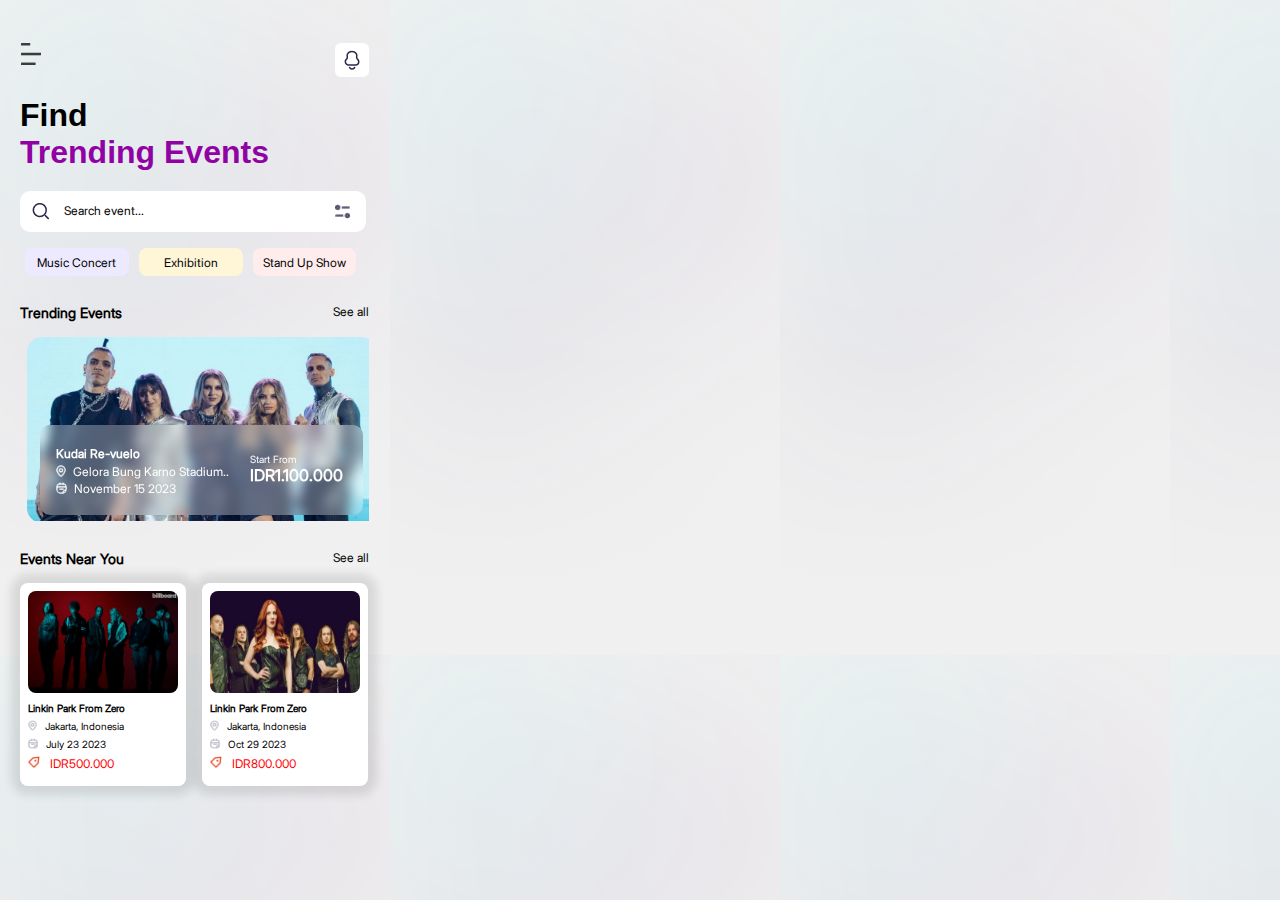
<file: index.html>
<!DOCTYPE html>
<html lang="en">
<head>
    <meta charset="UTF-8">
    <meta name="viewport" content="width=device-width, initial-scale=1.0">
    <link rel="stylesheet" href="css/styles.css">
    <title>Home</title>
</head>
<body>
    <header class="header_inicio">
        <div class="div_button_noti">
            <img class="img_menu" src="storage/img/menu.png">
            <img class="img_noti" src="storage/img/noti.png">
        </div>
        <h1>Find</h1>
        <h1 class="purple">Trending Events</h1>
        <nav class="nav_search">
            <div class="div_search">
                <div class="div_searchlupa">
                    <img src="storage/img/lupa.png">
                    <p>Search event...</p>
                </div>
                <img class="img_filter" src="storage/img/filter.png">
            </div>
            <div class="div_carrusel">
                <div class="carrusel_option"><p>Music Concert</p></div>
                <div class="carrusel_option"><p>Exhibition</p></div>
                <div class="carrusel_option"><p>Stand Up Show</p></div>
                <div class="carrusel_option"><p>Theater</p></div>
                <div class="carrusel_option"><p>Films</p></div>
            </div>
        </nav>
    </header>
    <section class="section_event">
        <div class="div_tittle_event">
            <h1>Trending Events</h1>
            <p>See all</p>
        </div>
        <div class="div_eventinfo">
            <div class="carrusel">
                <div class="carrusel_event">
                <a href="views/detail.html" class="a_link">
                        <div class="carrusel_eventinfo">
                            <div class="div_img">
                                <div class="div_imginfo">
                                    <h1>Kudai Re-vuelo</h1>
                                    <div class="div_location">
                                        <img src="storage/img/location.png">
                                        <p>Gelora Bung Karno Stadium..</p>
                                    </div>
                                    <div class="div_calender">
                                        <img src="storage/img/calender.png">
                                        <p>November 15 2023</p>
                                    </div>
                                </div>
                                <div class="div_imgkudai">
                                <p>Start From</p>
                                <h1>IDR1.100.000</h1>
                            </div>
                        </div>
                        <img src="storage/img/kudai.jpg">
                    </div>
                </a>
            </div>
            <div class="carrusel_event">
                        <div class="carrusel_eventinfo">
                            <div class="div_img">
                                <div class="div_imginfo">
                                    <h1>Linkin Park From Zero</h1>
                                    <div class="div_location">
                                        <img src="storage/img/location.png">
                                        <p>Jakarta, Indonesia</p>
                                    </div>
                                    <div class="div_calender">
                                        <img src="storage/img/calender.png">
                                        <p>July 23 2023</p>
                                    </div>
                                </div>
                                <div class="div_imgkudai">
                                <p>Start From</p>
                                <h1>IDR500.000</h1>
                            </div>
                        </div>
                        <img src="storage/img/linkinpark.jpg">
                    </div>
                </a>
            </div>
            <div class="carrusel_event">
                <div class="carrusel_eventinfo">
                    <div class="div_img">
                        <div class="div_imginfo">
                            <h1>EPICA Apocalyptica</h1>
                            <div class="div_location">
                                <img src="storage/img/location.png">
                                <p>Jakarta, Indonesia</p>
                            </div>
                            <div class="div_calender">
                                <img src="storage/img/calender.png">
                                <p>Oct 29 2023</p>
                            </div>
                        </div>
                        <div class="div_imgkudai">
                        <p>Start From</p>
                        <h1>IDR800.000</h1>
                    </div>
                </div>
                <img src="storage/img/epica.avif">
            </div>
        </a>
    </div>
    </section>
    <section class="section_event_near">
        <div class="div_section_event_tittle">
            <h1>Events Near You</h1>
            <p>See all</p>
        </div>
        <div class="div_eventsinfo">
            <div class="div_eventsingle">
                <img class="div_imglinkin" src="storage/img/linkinpark.jpg">
                <div class="div_textevent">
                    <h1>Linkin Park From Zero</h1>
                    <div class="div_textlocation">
                        <img src="storage/img/locationgray.png">
                        <p>Jakarta, Indonesia</p>
                    </div>
                    <div class="div_textcalender">
                        <img src="storage/img/calendergray.png">
                        <p>July 23 2023</p>
                    </div>
                    <div class="div_moneyevent">
                        <img src="storage/img/valorred.png">
                        <p>IDR500.000</p>
                    </div>
                </div>
            </div>
            <div class="div_eventsingle2">
                <img class="div_imglinkin" src="storage/img/epica.avif">
                <div class="div_textevent">
                    <h1>Linkin Park From Zero</h1>
                    <div class="div_textlocation">
                        <img src="storage/img/locationgray.png">
                        <p>Jakarta, Indonesia</p>
                    </div>
                    <div class="div_textcalender">
                        <img src="storage/img/calendergray.png">
                        <p>Oct 29 2023</p>
                    </div>
                    <div class="div_moneyevent">
                        <img src="storage/img/valorred.png">
                        <p>IDR800.000</p>
                    </div>
                </div>
            </div>
        </div>
    </section>
</body>
</html>
</file>
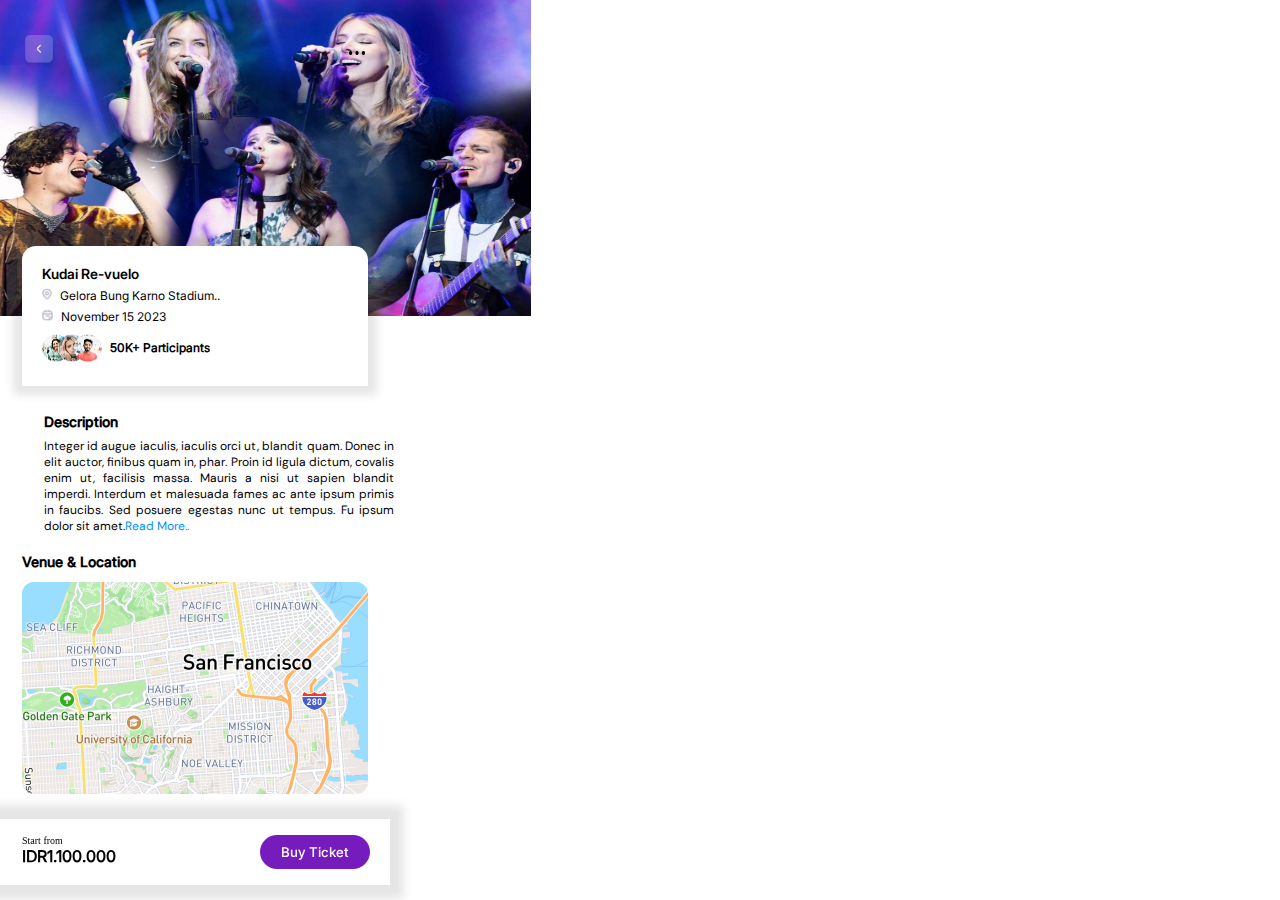
<file: views/detail.html>
<!DOCTYPE html>
<html lang="en">
<head>
    <meta charset="UTF-8">
    <meta name="viewport" content="width=device-width, initial-scale=1.0">
    <link rel="stylesheet" href="../css/styledetail.css">
    <title>Detail</title>
</head>
<body>
    <div class="div_options">
        <img onclick="window.location.href='../index.html'" class="img_arrowback" src="../storage/img/arrowback.png">
        <img class="img_blackpoints" src="../storage/img/blackpoints.png">
    </div>
    <img class="img_kudaiconcert" src="../storage/img/kudaiconcierto.jpg">
    <section class="infoconcertbox">
        <div class="div_inoconcert">
            <h1>Kudai Re-vuelo</h1>
            <div class="div_infolocation">
                <img src="../storage/img/locationgray.png">
                <p>Gelora Bung Karno Stadium..</p>
            </div>
            <div class="div_infocalendario">
                <img src="../storage/img/calendergray.png">
                <p>November 15 2023</p>
            </div>
        </div>
        <div class="div_infogroup">
            <img src="../storage/img/pictures.png">
            <p>50K+ Participants</p>
        </div>
    </section>
    <section class="section_bigtext">
        <h1>Description</h1>
        <p class="p_bigtext">Integer id augue iaculis, iaculis orci ut, blandit quam. Donec in elit auctor, 
            finibus quam in, phar. Proin id ligula dictum, covalis enim ut, facilisis massa.
            Mauris a nisi ut sapien blandit imperdi. Interdum et malesuada fames ac ante ipsum primis 
            in faucibs. Sed posuere egestas nunc ut tempus. Fu ipsum dolor sit amet.<label for="read_more">Read More..</label></p>
            <input type="put_it" id="read_more">
            <label class="modal-overlay" for="read_more"></label>
    </section>
    <section class="section_gps">
        <h1>Venue & Location</h1>
        <div class="div_map">
            <img class="img_map" src="../storage/img/map.png">
        </div>
    </section>
    <footer class="footer_buy">
        <div class="div_concertval">
            <p>Start from</p>
            <h1>IDR1.100.000</h1>
        </div>
        <div class="div_concertbuy">
            <button>
                <a href="ticket.html" class="a_link">
                     Buy Ticket
                </a>
            </button>
        </div>
    </footer>
</body>
</html>
</file>
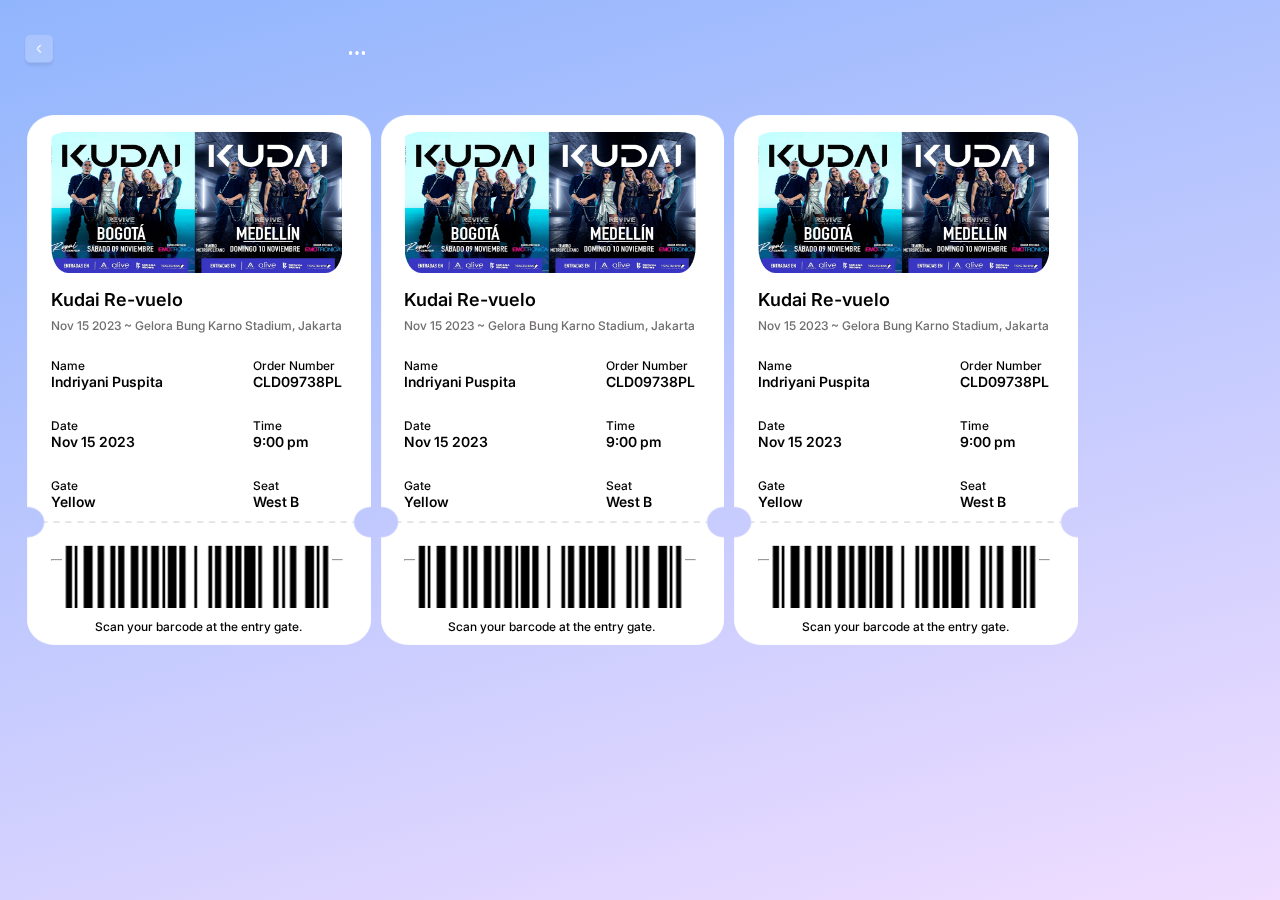
<file: views/ticket.html>
<!DOCTYPE html>
<html lang="en">
<head>
    <meta charset="UTF-8">
    <meta name="viewport" content="width=device-width, initial-scale=1.0">
    <link rel="stylesheet" href="../css/styleticket.css">
    <title>Tickets</title>
</head>
<body>
    <div class="div_background"></div>
    <div class="div_menu">
        <img onclick="window.location.href='../views/detail.html'" class="arrowback2" src="../storage/img/arrowback2.png">
        <img class="whitepoints" src="../storage/img/whitepoints.png">
    </div>
    <div class="carrusel3">
        <div class="carrusel_info">
            <img class="img_ticket" src="../storage/img/ticket.png">
            <div class="div_info">
                <img class="img_boleta" src="../storage/img/kudaiboleta.jpg">
                <div class="div_concertinfo3">
                    <div class="div_name">
                        <h1>Kudai Re-vuelo</h1>
                        <div class="div_concertinf">
                           <p class="p_concert">Nov 15 2023 ~ Gelora Bung Karno Stadium, Jakarta</p>
                           <hr class="hr_line">
                        </div>
                    </div>
                    <div class="div_infoexact">
                        <div class="div_infogeneral">
                            <div class="div_infoname">
                                <p>Name</p>
                                <h1>Indriyani Puspita</h1>
                            </div>
                            <div class="div_infonumber">
                                <p>Order Number</p>
                                <h1>CLD09738PL</h1>
                            </div>
                        </div>
                        <div class="div_infogeneral">
                            <div class="div_infoname">
                                <p>Date</p>
                                <h1>Nov 15 2023</h1>
                            </div>
                            <div class="div_infonumber">
                                <p>Time</p>
                                <h1>9:00 pm</h1>
                            </div>
                        </div>
                        <div class="div_infogeneral">
                            <div class="div_infoname">
                                <p>Gate</p>
                                <h1>Yellow</h1>
                            </div>
                            <div class="div_infonumber">
                                <p>Seat</p>
                                <h1>West B</h1>
                            </div>
                        </div>
                    </div>
                </div>
                <img class="img_codebarras" src="../storage/img/codebarras.png">
                <p class="p_textbottom">Scan your barcode at the entry gate.</p>
            </div>
        </div>
        <div class="carrusel_info">
            <img class="img_ticket" src="../storage/img/ticket.png">
            <div class="div_info">
                <img class="img_boleta" src="../storage/img/kudaiboleta.jpg">
                <div class="div_concertinfo3">
                    <div class="div_name">
                        <h1>Kudai Re-vuelo</h1>
                        <div class="div_concertinf">
                            <p class="p_concert">Nov 15 2023 ~ Gelora Bung Karno Stadium, Jakarta</p>
                            <hr class="hr_line">
                        </div>
                    </div>
                    <div class="div_infoexact">
                        <div class="div_infogeneral">
                            <div class="div_infoname">
                                <p>Name</p>
                                <h1>Indriyani Puspita</h1>
                            </div>
                            <div class="div_infonumber">
                                <p>Order Number</p>
                                <h1>CLD09738PL</h1>
                            </div>
                        </div>
                        <div class="div_infogeneral">
                            <div class="div_infoname">
                                <p>Date</p>
                                <h1>Nov 15 2023</h1>
                            </div>
                            <div class="div_infonumber">
                                <p>Time</p>
                                <h1>9:00 pm</h1>
                            </div>
                        </div>
                        <div class="div_infogeneral">
                            <div class="div_infoname">
                                <p>Gate</p>
                                <h1>Yellow</h1>
                            </div>
                            <div class="div_infonumber">
                                <p>Seat</p>
                                <h1>West B</h1>
                            </div>
                        </div>
                    </div>
                </div>
                <img class="img_codebarras" src="../storage/img/codebarras.png">
                <p class="p_textbottom">Scan your barcode at the entry gate.</p>
            </div>
        </div>
        <div class="carrusel_info">
            <img class="img_ticket" src="../storage/img/ticket.png">
            <div class="div_info">
                <img class="img_boleta" src="../storage/img/kudaiboleta.jpg">
                <div class="div_concertinfo3">
                    <div class="div_name">
                        <h1>Kudai Re-vuelo</h1>
                        <div class="div_concertinf">
                            <p class="p_concert">Nov 15 2023 ~ Gelora Bung Karno Stadium, Jakarta</p>
                            <hr class="hr_line">
                        </div>
                    </div>
                    <div class="div_infoexact">
                        <div class="div_infogeneral">
                            <div class="div_infoname">
                                <p>Name</p>
                                <h1>Indriyani Puspita</h1>
                            </div>
                            <div class="div_infonumber">
                                <p>Order Number</p>
                                <h1>CLD09738PL</h1>
                            </div>
                        </div>
                        <div class="div_infogeneral">
                            <div class="div_infoname">
                                <p>Date</p>
                                <h1>Nov 15 2023</h1>
                            </div>
                            <div class="div_infonumber">
                                <p>Time</p>
                                <h1>9:00 pm</h1>
                            </div>
                        </div>
                        <div class="div_infogeneral">
                            <div class="div_infoname">
                                <p>Gate</p>
                                <h1>Yellow</h1>
                            </div>
                            <div class="div_infonumber">
                                <p>Seat</p>
                                <h1>West B</h1>
                            </div>
                        </div>
                    </div>
                </div>
                <img class="img_codebarras" src="../storage/img/codebarras.png">
                <p class="p_textbottom">Scan your barcode at the entry gate.</p>
            </div>
        </div>
    </div>
</body>
</html>
</file>
<file: css/styles.css>
@import url(variables.css);
*{
    margin: 0;
    padding: 0;
    box-sizing: border-box;
    max-width: 100%;
}

body{
    background-image: url(../storage/img/background.png);
    margin-top: 43px;
    margin-left: 20px;
    margin-right: 20px;
    margin-bottom: 35px;
    padding: 0;
    background-color: #f0f0f0;
    font-family: Arial, sans-serif;
    height: 766px;
    width: 349px;
}

.header_inicio{
    height: 231px;
    width: 387px;
    display: flex;
    position: relative;
    justify-content: center;
    flex-direction: column;
}

.div_button_noti{
    width: 352px;
    height: 34px;
    display: flex;
    justify-content: space-between;
    margin-bottom: 20px;
}

.img_menu{
    width: 22px;
    height: 22px;
}

.img_noti{
    width: 34px;
    height: 34px;
}

.purple{
    color: rgb(144, 2, 163);
}

.nav_search{
    width: 346px;
    height: 85px;
    margin-top: 20px;
}

.div_search{
    width: 346px;
    height: 41px;
    display: flex;
    justify-content: flex-start;
    background-color: #FFFFFF;
    border-radius: 10px;
}

.div_searchlupa{
    width: 200px;
    height: 17px;
    padding: 12px;
    display: flex;
    justify-content: flex-start;
    flex-wrap: nowrap;
    align-items: flex-start;
}

.img_filter{
    width: 15px;
    height: 15px;
    margin-left: 115px;
    margin-top: 13px;
}

.div_searchlupa p{
    width: 130px;
    height: 15px;
    display: flex;
    margin-left: 15px;
    font-family: "Inter_28pt-Regular";
    font-size: 12px;
}

.div_carrusel{
    width: 391px;
    height: 28px;
    display: flex;
    flex-direction: row;
    overflow-x: scroll;
    position: relative;
    top: 16px;
    font-family: "Inter_28pt-Regular";

    & > .carrusel_option {
        width: 112px;
        height: 28px;
        display: flex;
        flex: 1;
        flex-grow: 1;
        min-width: 30%;
        margin: 0 5px;
        align-items: center;
        justify-content: space-around;
        border-radius: 8px;
      }
}

.carrusel_option p {
    font-size: 12px;
}

.carrusel_option:nth-child(1) {background-color: #EDE9FF;}

.carrusel_option:nth-child(2) {
    background-color: #FFF5D7;
    width: px;
}
.carrusel_option:nth-child(3) {background-color: #FFECEC;}

.carrusel_option:nth-child(4) {background-color: #E4FFEA;}

.carrusel_option:nth-child(5) {background-color: #B3D8A8;}

.section_event{
    width: 100%;
    height: 219px;
    top: 30px;
    position: relative;
}

.div_tittle_event{
    width: 387px;
    height: 17px;
    display: flex;
    justify-content: flex-start;
    justify-content: space-between;
}

.div_tittle_event h1{
    font-size: 14px;
    font-family: "Inter_28pt-Regular";
}

.div_tittle_event p{
    font-size: 12px;
    font-family: "Inter_28pt-Regular";
}

.div_eventinfo{
    width: 100%;
    height: 201px;
}

.carrusel{
    height: 200px;
    display: flex;
    flex-direction: row;
    overflow-x: scroll;
    scrollbar-width: none;

    & > .carrusel_event{
    flex: 1;
    flex-grow: 1;
    min-width: 94%;
    margin: 0 7px;
    width: 387px;
    height: 201px;
    animation: move-carousel 25s linear infinite;
    flex: 0 0 auto; 
    width: 100%; 
    scroll-snap-align: start;
    }
}

@keyframes move_carrusel {
    from {
        transform: translateX(0);
    }
    to {
        transform: translateX(-450%);
    }
}

.a_link{
    width: 100%; 
    height: 100%;
    display: block; 
    text-decoration: none;
    color: black; 
}

.carrusel_eventinfo{
    width: 405px;
    height: 186px;
    top: 16px;
    display: flex;
    flex-direction: row;
    position: relative;
    justify-content: center;

    img{
        border-radius: 15px;
        width: 387px;
        height: 186px;
}
}

.div_img{
    width: 323px;
    height: 90px;
    top: 88px;
    background-color: rgba(255, 255, 255, 0.3);
    backdrop-filter: blur(6px);
    position: absolute;
    border-radius: 10px;
}

.div_imginfo{
    width: 184px;
    height: 57px;
    top: 4.5px;
    left: 16px;
    position: absolute;
}

.div_imginfo h1{
    width: 184px;
    height: 15px;
    font-size: 12px;
    padding-top: 16.5px;
    position: absolute;
    align-items: center;
    gap: 6.5px;
    font-family: "Inter_28pt-Regular";
    color: #FFFFFF;
}

.div_location{
    width: 181px;
    height: 15px;
    padding-top: 41.5px;
    display: flex;
    position: absolute;
    align-items: center;
    gap: 6.5px;

    p{
        font-size: 12px;
        font-family: "Inter_28pt-Regular";
        color: #FFFFFF;
    }
    
    img{
        width: 10px;
        height: 12px;
    }
}

.div_calender{
    width: 128px;
    height: 15px;
    padding-top: 58.5px;
    display: flex;
    position: absolute;
    align-items: center;
    gap: 6.5px;

    p{
        font-size: 12px;
        font-family: "Inter_28pt-Regular";
        color: #FFFFFF;
    }

    img{
        width: 11px;
        height: 12px;
    }
}

.div_imgkudai{
    width: 102px;
    height: 35px;
    top: 27.5px;
    left: 210px;
    position: absolute;

    p{
        font-size: 10px;
        font-family: "Inter_28pt-Regular";
        color: #FFFFFF;
    }

    h1{
        font-size: 16px;
        color: #FFFFFF;
        font-family: "Inter_28pt-Regular";
    }
}

.div_eventsingle{
    width: 166px;
    height: 203px;
    display: flex;
    flex-direction: column;
    flex-wrap: nowrap;
    align-items: flex-start;
    background-color: white;
    padding-top: 8px;
    padding-left: 8px;
    box-shadow: 0px 0px 10px 9px rgba(0,0,0,0.1);
    border-radius: 8px;
    gap: 9px;
}

.div_eventsingle2{
    width: 166px;
    height: 203px;
    display: flex;
    flex-direction: column;
    flex-wrap: nowrap;
    align-items: flex-start;
    background-color: white;
    padding-top: 8px;
    padding-left: 8px;
    box-shadow: 0px 0px 10px 9px rgba(0,0,0,0.1);
    border-radius: 8px;
    gap: 9px;
}

.section_event_near{
    width: 349px;
    height: 236px;
    top: 550px;
    position: absolute;
}

.div_section_event_tittle{
    display: flex;
    width: 387px;
    height: 17px;
    justify-content: flex-start;
    justify-content: space-between;
    font-family: "Inter_28pt-Regular";
}
.div_section_event_tittle h1{
    font-size: 14px;
}
.div_section_event_tittle p{
    font-size: 12px;
}

.div_eventsinfo{
    width: 348px;
    height: 203px;
    margin-top: 16px;
    display: flex;
    flex-direction: row;
    gap: 16px;
    justify-content: center;
}

.div_textevent{
    width: 119px;
    height: 48px;
    left: 20px;
    gap: 6px;
    display: flex;
    flex-wrap: wrap;

    h1{
        font-size: 10px;
        font-family: "Inter_28pt-Regular";
    }
}

.div_moneyevent{
    display: flex;
    width: 91px;
    height: 16px;
    top: 222px;
    left: 15px;
    justify-content: space-evenly;
    gap: 10px;

    p{
        font-size: 12px;
        font-family: "Inter_28pt-Regular";
        color:red;
        margin-right: 40px;
    }

    img{
        width: 12px;
        height: 12px;
    }
}

.div_textlocation{
    width: 104px;
    height: 12px;
    display: flex;
    justify-content: space-between;


    img{
        width: 9px;
        height: 11px;
    }

    p{
        width: 87px;
        height: 12px;
        font-size: 10px;
        font-family: "Inter_28pt-Regular";
    }
}

.div_textcalender{
    width: 80px;
    height: 12px;
    display: flex;
    justify-content: space-between;

    img{
        width: 10px;
        height: 11px;
    }

    p{
        width: 62px;
        height: 12px;
        font-size: 10px;
        font-family: "Inter_28pt-Regular";
    }
}

.div_imglinkin{
    width: 150px;
    height: 102px;
    left: 20px;
    border-radius: 8px;
}
</file>
<file: css/styledetail.css>
@import url(../css/variablesdetail.css);
*{
    margin: 0;
    padding: 0;
    box-sizing: border-box;
}

.img_arrowback{
    width: 34px;
    height: 34px;
    top: 35px;
    left: 22px;
    position: absolute;
}

.img_blackpoints{
    width: 16px;
    height: 4px;
    position: absolute;
    top: 51px;
    left: 349px;
}

.img_kudaiconcert{
    width: 59svh;
    height: 316px;
}

@media (max-width: 360px) {
    .img_kudaiconcert{
        width: 62svh;
    }
}

.infoconcertbox{
    width: 346px;
    height: 140px;
    gap: 16px;
    top: 246px;
    left: 22px;
    right: 22px;
    border-radius: 14px 14px 0px 0px;
    position: absolute;
    background-color: white;
    box-shadow: 0px 0px 10px 9px rgba(0, 0, 0, 0.1);
    display: flex;
    flex-direction: column;
}

@media (max-width: 400px) {
    .infoconcertbox{
        left: 3.5svh;
    }
}

.div_inoconcert{
    width: 224px;
    height: 59px;
    display: flex;
    gap: 6px;
    flex-direction: column;
    padding-left: 20px;
    padding-top: 18.5px;

    h1{
        width: 214px;
        height: 17px;
        font-size: 14px;
        font-family: "Inter_28pt-SemiBold";
        
    }
}

.div_infolocation{
    width: 214px;
    height: 15px;
    display: flex;
    gap: 8px;

    img{
        width: 10px;
        height: 12px;
    }

    p{
        width: 206px;
        height: 15px;
        font-size: 12px;
        font-family: "Inter_18pt-Regular";
    }
}

.div_infocalendario{
    width: 128px;
    height: 15px;
    display: flex;
    gap: 8px;

    img{
        width: 11px;
        height: 12px;
    }

    p{
        width: 109px;
        height: 15px;
        font-size: 12px;
        font-family: "Inter_18pt-Regular";
    }
}

.div_infogroup{
    width: 190px;
    height: 28px;
    display: flex;
    padding-left: 20px;
    gap: 8px;
    padding-top: 25.5px;
    align-items: center;

    img{
        width: 60px;
        height: 28px;
    }

    p{
        width: 103px;
        height: 15px;
        font-size: 12px;
        font-family: "Inter_18pt-Regular";
        font-weight: bold;
    }
}

.section_bigtext{
    width: 346px;
    height: 133px;
    top: 93px;
    left: 44px;
    right: 20px;
    gap: 8px;
    display: flex;
    position: relative;
    flex-direction: column;

    h1{
        width: 77px;
        height: 17px;
        font-size: 14px;
        font-family: "Inter_18pt-Medium";
    }
}

@media (max-width: 400px) {
    .section_bigtext{
        left: 28px;
    }
}

.p_bigtext{
    width: 350px;
    height: 108px;
    font-size: 12px;
    color: var(--color-gray);
    font-family: "DMSans-Regular";
    text-align: justify;
}

@media (max-width: 400px) {
    .p_bigtext{
        width: 320px;
    }
}

#read_more{
    display: none;
}

label{
    color: var(--color-blue);
    cursor: pointer;
}

.modal-overlay{
    display: none;
    position: fixed;
    top: 0;
    left: 0;
    width: 100%;
    height: 100%;
    background-color: rgba(0, 0, 0, 0.5);
    z-index: 999;
}

.section_gps{
    width: 346px;
    height: 241px;
    top: 100px;
    bottom: 28px;
    left: 22px;
    right: 22px;
    gap: 12px;
    display: flex;
    position: relative;
    flex-direction: column;
    justify-content: center;

    h1{
        width: 150px;
        height: 17px;
        font-size: 14px;
        font-family: "Inter_18pt-Medium";
    }

    img{
        width: 346px;
        height: 212px;
        display: flex;
        justify-content: center;
        left: 22px;
        right: 22px;
    }
}

.footer_buy{
    width: 390px;
    height: 66px;
    background-color: #FFFFFF;
    position: fixed;
    box-shadow: 0px 0px 9px 14px rgba(0, 0, 0, 0.1);
    top: 91%;
}

.div_concertval{
    width: 102px;
    height: 35px;
    padding-top: 16px;
    padding-left: 22px;
    display: flex;
    flex-direction: column;

    h1{
        width: 102px;
        height: 19px;
        font-size: 16px;
        font-family: "Inter_18pt-Regular";
    }

    p{
        width: 48px;
        height: 12px;
        font-size: 10px;
        font-family: "Inter_18pt-SemiBold";
    }
}

.div_concertbuy{
    width: 110px;
    height: 34px;
    position: absolute;
    top: 16px;
    left: 300px;

    button {
        width: 110px;
        height: 34px;    
        border-radius: 20px;   
        border: none;
        color: #FFFFFF;
        background-color: var(--color-purple);
        font-family: "Inter_18pt-Medium";
        margin-left: -40px;

        a{
            text-decoration: none;
            color: #FFFFFF;
            top: 80px;
            display: flex;
            flex-direction: column;
            justify-content: space-around;

        }
    }
}

@media (max-width: 400px) {
    .footer_buy {
        width: 390px;
        height: 66px;
        background-color: white;
        position: fixed;
        box-shadow: 0px 0px 9px 14px rgba(0,0,0,0.1);
    }
}

.a_link{
    width: 100%; 
    height: 100%;
    display: block; 
    text-decoration: none;
    color: black; 
}
</file>
<file: css/styleticket.css>
@import url(../css/variablesticket.css);
*{
    margin: 0;
    padding: 0;
    box-sizing: border-box;
}

.div_background{
    width: 100vw;
    height: 100vh;
    position: fixed;
    background: var(--ColorFond);
    background-repeat: no-repeat;
    height: 100%;
    z-index: -1;
}

.arrowback2{
    width: 34px;
    height: 34px;
    top: 35px;
    left: 22px;
    position: absolute;
}

.whitepoints{
    width: 16px;
    height: 4px;
    position: absolute;
    top: 51px;
    left: 349px;
}

.carrusel3{
    display: flex;
    flex-direction: row;
    overflow-x: scroll;
    height: 535px;
    position: absolute;
    top: 115px;
    left: 22px;

    
    & > .carrusel_info{
      flex: 1;
      flex-grow: 1;
      margin: 0 5px;
      width: 343.5px;
      height: 535px;
    }
}

.div_info{
    width: 339.5px;
    height: 529px;
    top: -1px;
    position: absolute;
    display: flex;
    flex-direction: column;
    align-items: center;
}

.img_ticket{
    width: 343.5px;
    height: 530px;
}

.img_boleta{
    width: 308px;
    height: 159px;
    padding-left: 8.5px;
    padding-right: 8.5px;
    padding-top: 18px;
    border-radius: 25px;
}

.div_concertinfo3{
    width: 292px;
    height: 241px;
}

.div_concertinfo3 p{
    width: 292px;
    height: 241px;
    text-decoration: none;
}

.div_name{
    width: 292px;
    height: 65px;
    padding-top: 16px;
    gap: 8px;
    display: flex;
    flex-direction: column;
}

.div_name h1{
    font-size: 18px;
}

.div_concertinf p{
    font-size: 12px;
}

p{
    font-family: "Inter_18pt-Medium";
}

h1{
    font-family: "Inter_18pt-SemiBold";
}

.p_concert{
    color: #706D6D;
}

.hr_line {
    color: #675E5E;
}

.div_infoexact{
    width: 282px;
    height: 156px;
    top: 20px;
    gap: 24px;
    position: relative;
    display: flex;
    flex-direction: column;
}

.div_infogeneral{
    width: 292px;
    height: 36px;
    display: flex;
    justify-content: space-between;
}

.div_infoname{
    width: 140px;
    height: 36px;
    display: flex;
    flex-direction: column;

    p{
        width: 34px;
        height: 15px;
        font-size: 12px;
    }

    h1{
        width: 113px;
        height: 17px;
        font-size: 14px;
    }
}

.div_infonumber{
    width: 90px;
    height: 36px;
    display: flex;
    flex-direction: column;

    p{
        width: 82px;
        height: 15px;
        font-size: 12px;
    }

    h1{
        width: 90px;
        height: 17px;
        font-size: 14px;
    }
}

.img_codebarras{
    width: 270px;
    height: 64px;
    position: absolute;
    top: 430px;
}

.p_textbottom{
    width: 209px;
    height: 15px;
    position: absolute;
    font-size: 12px;
    top: 505px;
    left: 20%;
}
</file>
